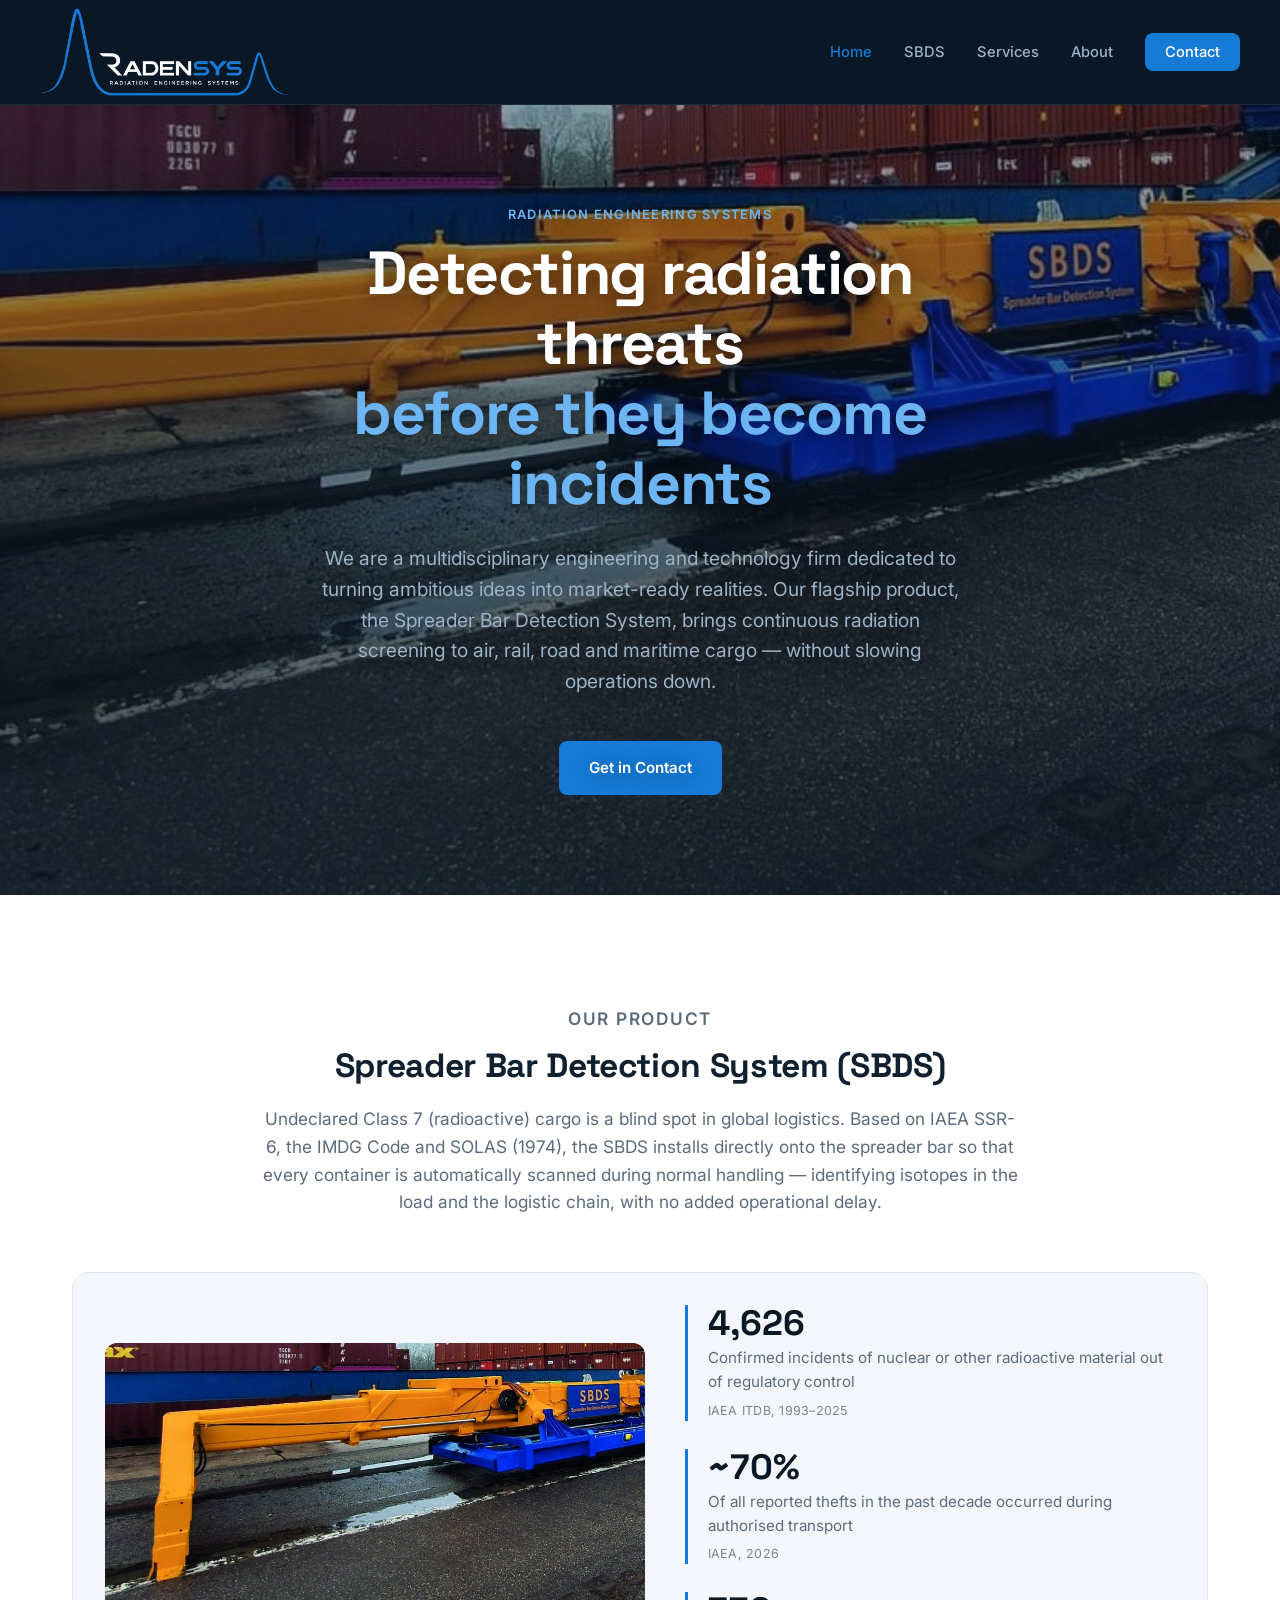
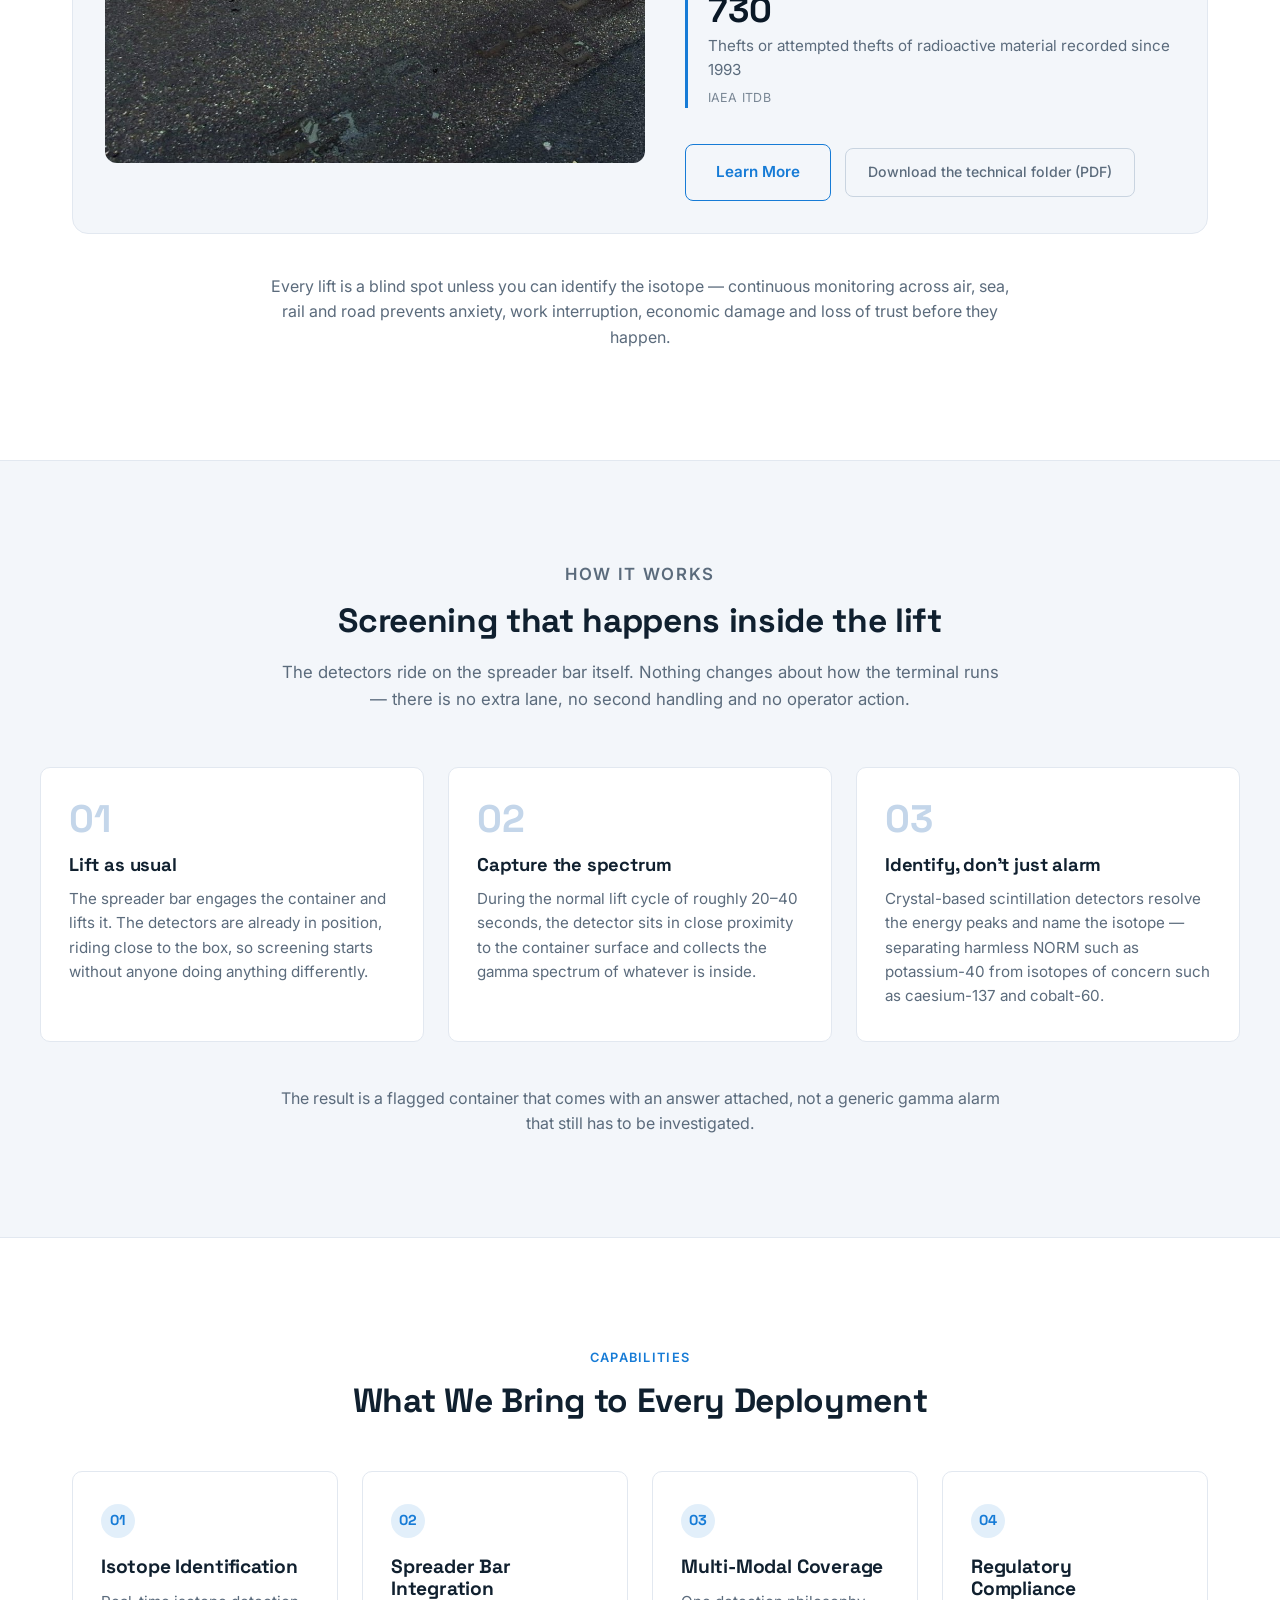
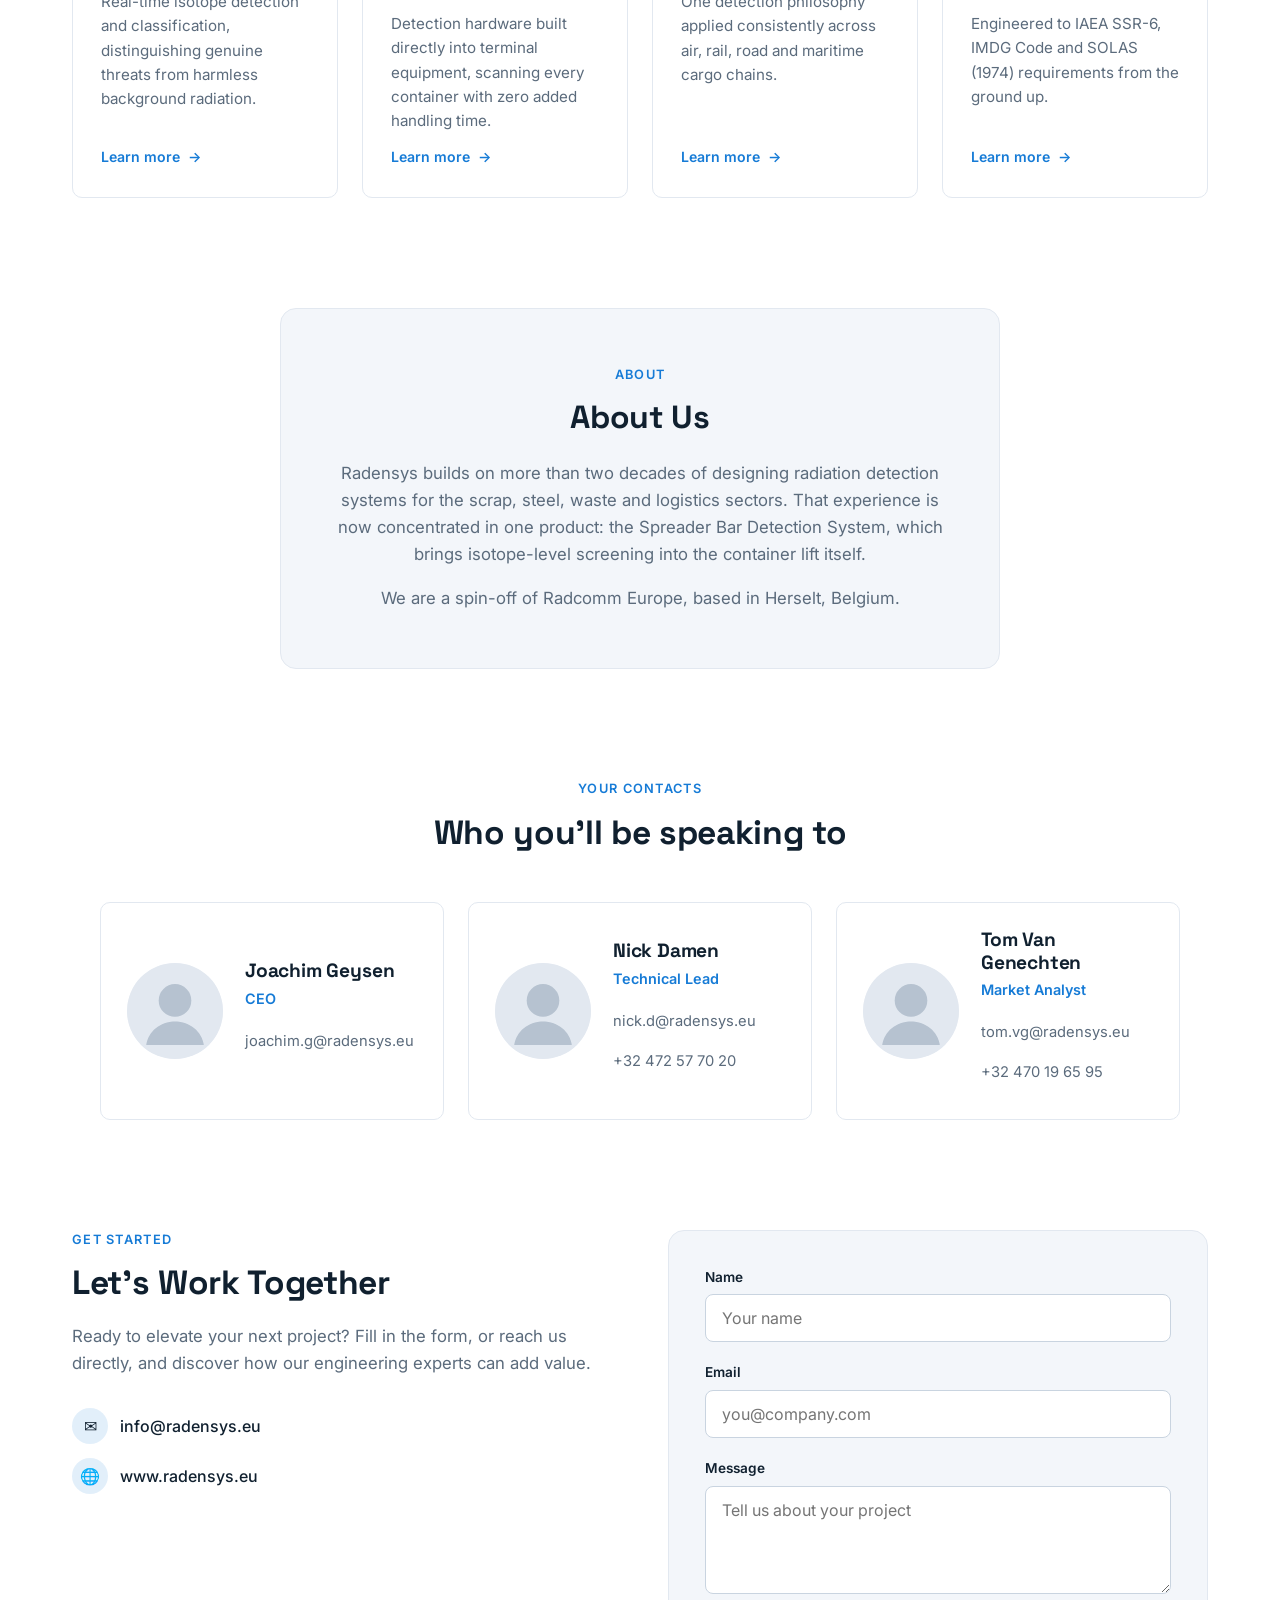
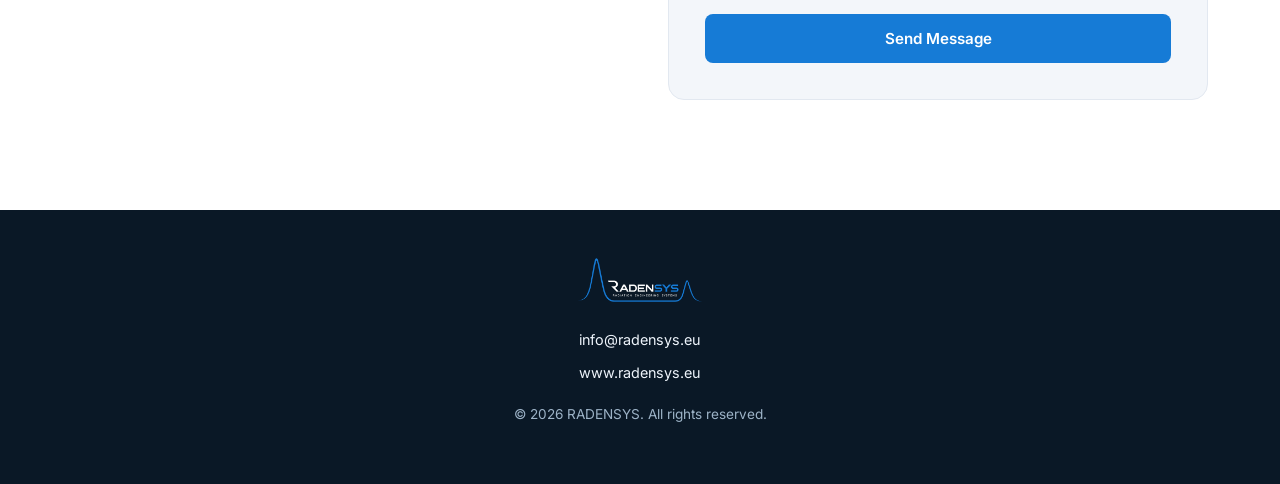
<file: index.html>
<!DOCTYPE html>
<html lang="en">
<head>
    <meta charset="UTF-8">
    <meta name="viewport" content="width=device-width, initial-scale=1.0">
    <title>RADENSYS | Radiation Engineering Systems</title>
    <meta name="description" content="Radensys develops the Spreader Bar Detection System (SBDS): continuous radiation threat detection for air, rail, road and maritime cargo transport.">

    <link rel="preconnect" href="https://fonts.googleapis.com">
    <link rel="preconnect" href="https://fonts.gstatic.com" crossorigin>
    <link href="https://fonts.googleapis.com/css2?family=Inter:wght@300;400;500;600;700&family=Space+Grotesk:wght@500;600;700&display=swap" rel="stylesheet">

    <link rel="stylesheet" href="style.css">
</head>
<body>

    <!-- ============ HEADER / NAV ============ -->
    <header class="navbar">
        <div class="logo">
            <a href="#home">
                <img src="assets/images/logo.png" alt="RADENSYS" width="260" height="92" decoding="async">
            </a>
        </div>

        <button class="menu-toggle" id="menuToggle" aria-label="Menu openen" aria-expanded="false">
            <span></span>
            <span></span>
            <span></span>
        </button>

        <ul class="nav-links" id="navLinks">
            <li><a href="#home" data-nav-link>Home</a></li>
            <li><a href="#product" data-nav-link>SBDS</a></li>
            <li><a href="#services" data-nav-link>Services</a></li>
            <li><a href="#about" data-nav-link>About</a></li>
            <li><a href="#contact" class="nav-cta" data-nav-link>Contact</a></li>
        </ul>
    </header>

    <!-- ============ HERO ============ -->
    <section class="hero" id="home">
        <div class="hero-bg" style="background-image:url('assets/images/hero-bg.jpg');"></div>
        <div class="hero-overlay"></div>

        <div class="hero-content">
            <p class="eyebrow eyebrow--on-dark">RADIATION ENGINEERING SYSTEMS</p>
            <h1>Detecting radiation threats <span>before they become incidents</span></h1>
            <p class="hero-lead">
                We are a multidisciplinary engineering and technology firm dedicated to turning
                ambitious ideas into market-ready realities. Our flagship product, the Spreader Bar
                Detection System, brings continuous radiation screening to air, rail, road and
                maritime cargo &mdash; without slowing operations down.
            </p>
            <a href="#contact" class="btn">Get in Contact</a>
        </div>
    </section>

    <!-- ============ PRODUCT: SBDS ============ -->
    <section class="product-section reveal" id="product">
        <div class="product-intro">
            <p class="eyebrow">OUR PRODUCT</p>
            <h2>Spreader Bar Detection System (SBDS)</h2>
            <p>
                Undeclared Class 7 (radioactive) cargo is a blind spot in global logistics. Based on
                IAEA SSR-6, the IMDG Code and SOLAS (1974), the SBDS installs directly onto the
                spreader bar so that every container is automatically scanned during normal handling
                &mdash; identifying isotopes in the load and the logistic chain, with no added
                operational delay.
            </p>
        </div>

        <div class="product-showcase">
            <img src="assets/images/product-detail.jpg" alt="The Radensys Spreader Bar Detection System installed on a container terminal" loading="lazy" decoding="async" width="1040" height="816">
            <div class="product-stats">
                <div class="stat">
                    <span class="stat-number">4,626</span>
                    <span class="stat-label">Confirmed incidents of nuclear or other radioactive material out of regulatory control</span>
                    <span class="stat-source">IAEA ITDB, 1993&ndash;2025</span>
                </div>
                <div class="stat">
                    <span class="stat-number">~70%</span>
                    <span class="stat-label">Of all reported thefts in the past decade occurred during authorised transport</span>
                    <span class="stat-source">IAEA, 2026</span>
                </div>
                <div class="stat">
                    <span class="stat-number">730</span>
                    <span class="stat-label">Thefts or attempted thefts of radioactive material recorded since 1993</span>
                    <span class="stat-source">IAEA ITDB</span>
                </div>

                <div class="product-actions">
                    <a href="sbds-whitepaper.html" class="btn btn--outline">Learn More</a>
                    <a href="assets/images/Folder_radensys_transport_V3.pdf" class="btn btn--quiet" download>Download the technical folder (PDF)</a>
                </div>
            </div>
        </div>

        <p class="product-footnote">
            Every lift is a blind spot unless you can identify the isotope &mdash;
            continuous monitoring across air, sea, rail and road prevents anxiety, work
            interruption, economic damage and loss of trust before they happen.
        </p>
    </section>

    <!-- ============ HOW IT WORKS ============ -->
    <!-- Inhoud gebaseerd op sectie 3 van sbds-whitepaper.html: lift-cyclus van
         20-40 s, detector vlak bij het containeroppervlak, kristal-scintillatie
         voor de energieresolutie die isotoopidentificatie mogelijk maakt. -->
    <section class="how-section reveal" id="how-it-works">
        <div class="how-intro">
            <p class="eyebrow">HOW IT WORKS</p>
            <h2>Screening that happens inside the lift</h2>
            <p>
                The detectors ride on the spreader bar itself. Nothing changes about how the
                terminal runs &mdash; there is no extra lane, no second handling and no operator
                action.
            </p>
        </div>

        <ol class="how-steps">
            <li class="how-step reveal">
                <span class="how-step-num">01</span>
                <h3>Lift as usual</h3>
                <p>
                    The spreader bar engages the container and lifts it. The detectors are already
                    in position, riding close to the box, so screening starts without anyone doing
                    anything differently.
                </p>
            </li>
            <li class="how-step reveal">
                <span class="how-step-num">02</span>
                <h3>Capture the spectrum</h3>
                <p>
                    During the normal lift cycle of roughly 20&ndash;40 seconds, the detector sits
                    in close proximity to the container surface and collects the gamma spectrum of
                    whatever is inside.
                </p>
            </li>
            <li class="how-step reveal">
                <span class="how-step-num">03</span>
                <h3>Identify, don't just alarm</h3>
                <p>
                    Crystal-based scintillation detectors resolve the energy peaks and name the
                    isotope &mdash; separating harmless NORM such as potassium-40 from isotopes of
                    concern such as caesium-137 and cobalt-60.
                </p>
            </li>
        </ol>

        <p class="how-footnote">
            The result is a flagged container that comes with an answer attached, not a generic
            gamma alarm that still has to be investigated.
        </p>
    </section>

    <!-- ============ SERVICES ============ -->
    <section class="services-section reveal" id="services">
        <p class="eyebrow">CAPABILITIES</p>
        <h2>What We Bring to Every Deployment</h2>
        <!--
            Uitklapbare capability-kaarten. Elk paneel staat in de DOM direct
            achter zijn eigen kaart, zodat het op mobiel (1 kolom) onder de
            juiste kaart opent. Vanaf tabletbreedte schuift CSS 'order' de
            panelen achter de hele rij, waar ze over de volledige breedte
            openen. De afhandeling staat onderaan main.js.
        -->
        <div class="grid">
            <div class="card reveal" data-cap="1">
                <span class="card-code">01</span>
                <h3 id="cap-title-1">Isotope Identification</h3>
                <p>Real-time isotope detection and classification, distinguishing genuine threats from harmless background radiation.</p>
                <button type="button" class="card-more" data-cap-toggle="1" aria-expanded="false" aria-controls="cap-panel-1">
                    <span class="card-more-label">Learn more</span>
                    <span class="card-more-arrow" aria-hidden="true">&rarr;</span>
                </button>
            </div>
            <div class="cap-panel" id="cap-panel-1" data-cap-panel="1" role="region" aria-labelledby="cap-title-1" hidden>
                <div class="cap-panel-inner">
                    <p>
                        Every isotope emits gamma radiation at a characteristic energy. That energy is a
                        fingerprint: it tells you <em>what</em> is inside the container, not just how much.
                        Caesium-137 peaks at 662&nbsp;keV, potassium-40 at 1460&nbsp;keV. Standard portal
                        monitors measure total count rate only and cannot tell the two apart &mdash; which is
                        why they raise false alarms on fertilizer and ceramics. The SBDS recognises the
                        difference and leaves natural background radiation alone.
                    </p>
                </div>
            </div>

            <div class="card reveal" data-cap="2">
                <span class="card-code">02</span>
                <h3 id="cap-title-2">Spreader Bar Integration</h3>
                <p>Detection hardware built directly into terminal equipment, scanning every container with zero added handling time.</p>
                <button type="button" class="card-more" data-cap-toggle="2" aria-expanded="false" aria-controls="cap-panel-2">
                    <span class="card-more-label">Learn more</span>
                    <span class="card-more-arrow" aria-hidden="true">&rarr;</span>
                </button>
            </div>
            <div class="cap-panel" id="cap-panel-2" data-cap-panel="2" role="region" aria-labelledby="cap-title-2" hidden>
                <div class="cap-panel-inner">
                    <p>
                        The detectors sit on the spreader bar itself. There is no separate lane, no second
                        handling and nothing extra for the crane operator to do. During the normal lift cycle
                        of 20 to 40 seconds the detector sits centimetres from the container wall &mdash;
                        short distance, long measuring time, and low background out over the water. One
                        system per crane is enough: every container the crane touches is screened.
                    </p>
                </div>
            </div>

            <div class="card reveal" data-cap="3">
                <span class="card-code">03</span>
                <h3 id="cap-title-3">Multi-Modal Coverage</h3>
                <p>One detection philosophy applied consistently across air, rail, road and maritime cargo chains.</p>
                <button type="button" class="card-more" data-cap-toggle="3" aria-expanded="false" aria-controls="cap-panel-3">
                    <span class="card-more-label">Learn more</span>
                    <span class="card-more-arrow" aria-hidden="true">&rarr;</span>
                </button>
            </div>
            <div class="cap-panel" id="cap-panel-3" data-cap-panel="3" role="region" aria-labelledby="cap-title-3" hidden>
                <div class="cap-panel-inner">
                    <p>
                        The same detection philosophy applies to air, rail, road and sea freight. Radioactive
                        material that falls out of regulatory control follows the logistics chain, and that
                        chain is rarely purely maritime. Radensys builds on more than two decades of
                        experience with radiation detection in the scrap, steel, waste and logistics sectors.
                    </p>
                </div>
            </div>

            <div class="card reveal" data-cap="4">
                <span class="card-code">04</span>
                <h3 id="cap-title-4">Regulatory Compliance</h3>
                <p>Engineered to IAEA SSR-6, IMDG Code and SOLAS (1974) requirements from the ground up.</p>
                <button type="button" class="card-more" data-cap-toggle="4" aria-expanded="false" aria-controls="cap-panel-4">
                    <span class="card-more-label">Learn more</span>
                    <span class="card-more-arrow" aria-hidden="true">&rarr;</span>
                </button>
            </div>
            <div class="cap-panel" id="cap-panel-4" data-cap-panel="4" role="region" aria-labelledby="cap-title-4" hidden>
                <div class="cap-panel-inner">
                    <p>
                        The duty to keep undeclared Class&nbsp;7 cargo out of the chain runs through binding
                        international instruments: IAEA SSR-6 sets the safety requirements for transporting
                        radioactive material, the IMDG Code translates them into mandatory rules for
                        dangerous goods at sea, and SOLAS (1974) is the convention under which compliance is
                        enforced. The SBDS is designed to meet those requirements without changing how the
                        terminal works.
                    </p>
                </div>
            </div>
        </div>
    </section>

    <!-- ============ ABOUT ============ -->
    <section class="about-section reveal" id="about">
        <div class="about-frame">
            <p class="eyebrow">ABOUT</p>
            <h2>About Us</h2>
            <p>
                Radensys builds on more than two decades of designing radiation detection systems
                for the scrap, steel, waste and logistics sectors. That experience is now
                concentrated in one product: the Spreader Bar Detection System, which brings
                isotope-level screening into the container lift itself.
            </p>
            <p>
                We are a spin-off of Radcomm Europe, based in Herselt, Belgium.
            </p>
        </div>
    </section>

    <!-- ============ YOUR CONTACTS ============ -->
    <!--
        Foto's: assets/images/avatar-placeholder.svg is de grijze silhouet die
        dient tot er echte portretfoto's zijn. Vervang per persoon het src-pad
        zodra die er is; de ronde uitsnede en het formaat regelt de CSS.
        Ontbrekende velden worden weggelaten, niet als lege regel getoond -
        daarom heeft Joachim (nog) geen telefoonregel.
    -->
    <!-- id bewust 'your-contacts': '#contact' is al de sectie met het
         formulier, en twee id's die één letter schelen is vragen om fouten. -->
    <section class="people-section reveal" id="your-contacts">
        <div class="people-intro">
            <p class="eyebrow">YOUR CONTACTS</p>
            <h2>Who you'll be speaking to</h2>
        </div>

        <div class="people-grid">
            <div class="person reveal">
                <img src="assets/images/avatar-placeholder.svg" alt="Joachim Geysen" class="person-photo" width="200" height="200">
                <div class="person-info">
                    <h3>Joachim Geysen</h3>
                    <p class="person-role">CEO</p>
                    <div class="person-contact">
                        <a href="mailto:joachim.g@radensys.eu">joachim.g@radensys.eu</a>
                    </div>
                </div>
            </div>

            <div class="person reveal">
                <img src="assets/images/avatar-placeholder.svg" alt="Nick Damen" class="person-photo" width="200" height="200">
                <div class="person-info">
                    <h3>Nick Damen</h3>
                    <p class="person-role">Technical Lead</p>
                    <div class="person-contact">
                        <a href="mailto:nick.d@radensys.eu">nick.d@radensys.eu</a>
                        <a href="tel:+32472577020">+32 472 57 70 20</a>
                    </div>
                </div>
            </div>

            <div class="person reveal">
                <img src="assets/images/avatar-placeholder.svg" alt="Tom Van Genechten" class="person-photo" width="200" height="200">
                <div class="person-info">
                    <h3>Tom Van Genechten</h3>
                    <p class="person-role">Market Analyst</p>
                    <div class="person-contact">
                        <a href="mailto:tom.vg@radensys.eu">tom.vg@radensys.eu</a>
                        <a href="tel:+32470196595">+32 470 19 65 95</a>
                    </div>
                </div>
            </div>
        </div>
    </section>

    <!-- ============ CTA: WORK TOGETHER / CONTACT ============ -->
    <section class="cta-section reveal" id="contact">
        <div class="contact-wrap">
            <div class="contact-intro">
                <p class="eyebrow">GET STARTED</p>
                <h2>Let's Work Together</h2>
                <p>
                    Ready to elevate your next project? Fill in the form, or reach us directly, and
                    discover how our engineering experts can add value.
                </p>

                <div class="contact-details">
                    <a href="mailto:info@radensys.eu">
                        <span class="contact-icon" aria-hidden="true">&#9993;</span>
                        info@radensys.eu
                    </a>
                    <a href="https://www.radensys.eu">
                        <span class="contact-icon" aria-hidden="true">&#127760;</span>
                        www.radensys.eu
                    </a>
                </div>
            </div>

            <div class="contact-card">
                <!--
                    Formulier via Formspree (gratis tot 50 verzendingen/maand, geen backend nodig).
                    Inzendingen komen toe op info@radensys.eu.
                    Het versturen zelf gebeurt via fetch() in main.js, zodat de bezoeker
                    op de pagina blijft; zonder JavaScript valt dit terug op een gewone POST.
                -->
                <form class="contact-form" id="contactForm" action="https://formspree.io/f/xnjebndk" method="POST">
                    <input type="hidden" name="_subject" value="New contact form message — Radensys website">

                    <div class="field">
                        <label for="contactName">Name</label>
                        <input type="text" id="contactName" name="name" placeholder="Your name" required>
                    </div>

                    <div class="field">
                        <label for="contactEmail">Email</label>
                        <input type="email" id="contactEmail" name="email" placeholder="you@company.com" required>
                    </div>

                    <div class="field">
                        <label for="contactMessage">Message</label>
                        <textarea id="contactMessage" name="message" rows="4" placeholder="Tell us about your project" required></textarea>
                    </div>

                    <button type="submit" class="btn btn--block">Send Message</button>
                </form>

                <p id="contactFormStatus" class="form-status" hidden></p>
            </div>
        </div>
    </section>

    <!-- ============ FOOTER ============ -->
    <footer>
        <img src="assets/images/logo.png" alt="RADENSYS" class="footer-logo" width="160" height="57" loading="lazy" decoding="async">
        <p><a href="mailto:info@radensys.eu">info@radensys.eu</a></p>
        <p><a href="https://www.radensys.eu">www.radensys.eu</a></p>
        <p class="copyright">&copy; 2026 RADENSYS. All rights reserved.</p>
    </footer>

    <!-- Sticky mobiele contact-balk (enkel zichtbaar op smalle schermen) -->
    <div class="mobile-cta-bar">
        <a href="mailto:info@radensys.eu">Email</a>
        <a href="#contact" class="btn">Get in Contact</a>
    </div>

    <!-- Back-to-top knop, verschijnt na scrollen -->
    <button id="backToTop" class="back-to-top" aria-label="Terug naar boven" hidden>&uarr;</button>

    <script src="main.js"></script>
</body>
</html>
</file>
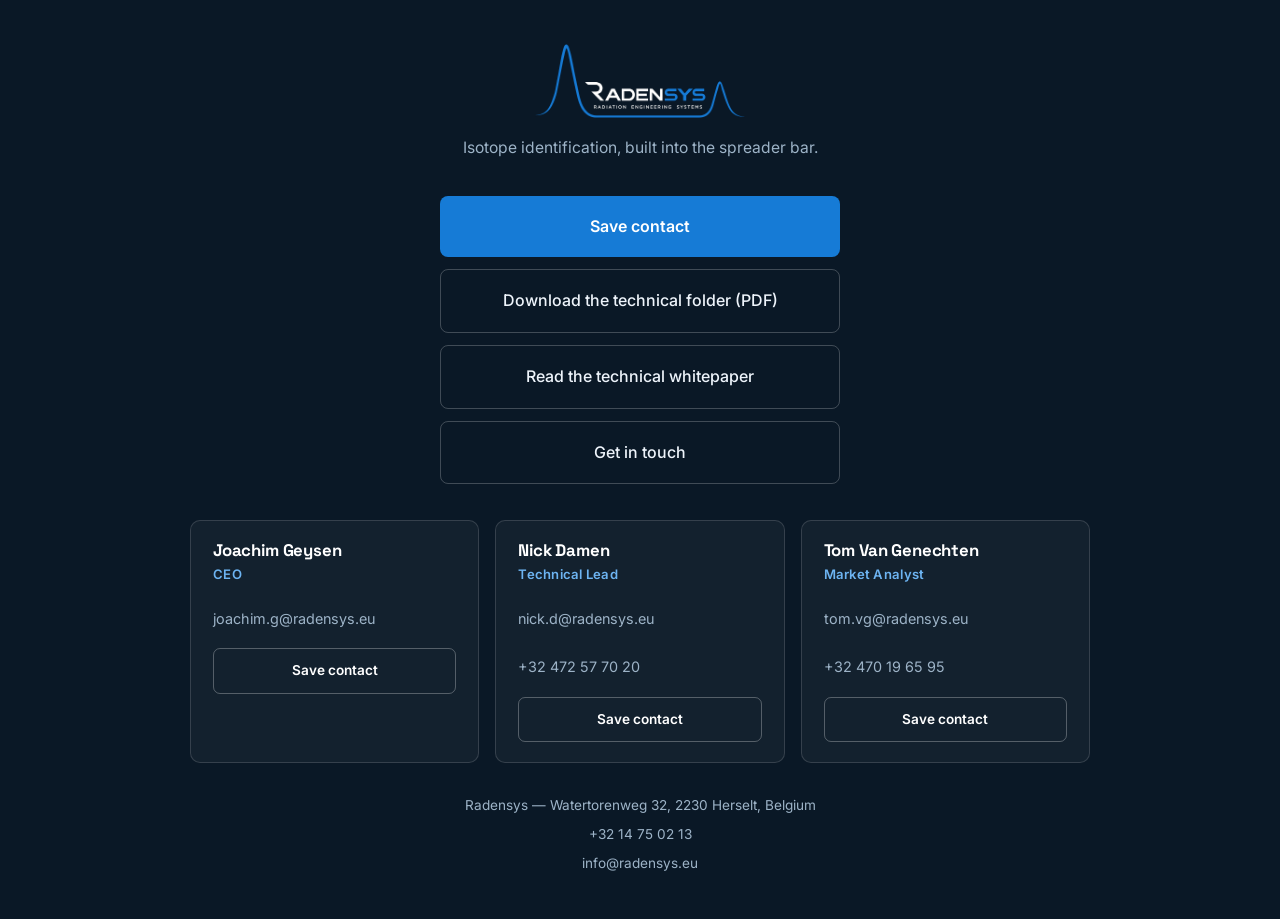
<file: links.html>
<!DOCTYPE html>
<html lang="en">
<head>
    <meta charset="UTF-8">
    <meta name="viewport" content="width=device-width, initial-scale=1.0">
    <title>RADENSYS | Contact &amp; downloads</title>
    <meta name="description" content="Save our contact details, download the technical folder or the SBDS whitepaper, or get in touch with Radensys.">

    <!--
        Deze pagina wordt alleen bereikt via de QR-code op de visitekaartjes en
        is nergens vanaf de site gelinkt. Buiten de zoekresultaten houden, zodat
        er naast de homepage geen tweede Radensys-pagina in Google verschijnt.
    -->
    <meta name="robots" content="noindex, follow">

    <link rel="preconnect" href="https://fonts.googleapis.com">
    <link rel="preconnect" href="https://fonts.gstatic.com" crossorigin>
    <link href="https://fonts.googleapis.com/css2?family=Inter:wght@300;400;500;600;700&family=Space+Grotesk:wght@500;600;700&display=swap" rel="stylesheet">

    <link rel="stylesheet" href="style.css">
</head>
<body class="link-page">

    <!--
        Landingspagina achter de QR-code op de gedrukte visitekaartjes.
        Eén QR voor iedereen, dus bedrijfsbreed en zonder persoonsnamen.
        De bezoeker heeft ons net gesproken: geen verkooppraat, alleen
        de vier dingen die hij op dat moment wil doen.
        Bewust standalone — geen navbar, geen menu, geen main.js.
    -->
    <main class="link-card">
        <img src="assets/images/logo.png" alt="RADENSYS" class="link-logo" width="260" height="92">
        <p class="link-tagline">Isotope identification, built into the spreader bar.</p>

        <nav class="link-actions" aria-label="Contact and downloads">
            <a href="assets/radensys.vcf" class="btn link-btn" download>Save contact</a>
            <a href="assets/images/Folder_radensys_transport_V3.pdf" class="btn link-btn link-btn--secondary" download>Download the technical folder (PDF)</a>
            <a href="sbds-whitepaper.html" class="btn link-btn link-btn--secondary">Read the technical whitepaper</a>
            <a href="index.html#contact" class="btn link-btn link-btn--secondary">Get in touch</a>
        </nav>

        <!--
            Persoonlijke contactkaarten. Elke kaart heeft zijn eigen vCard:
            één BEGIN/END-blok per bestand wordt door alle telefoons herkend,
            terwijl een bundel met meerdere personen in één .vcf wisselend
            wordt afgehandeld. Zo bepaalt de bezoeker bovendien zelf wie hij
            opslaat — hij heeft er meestal maar één gesproken.
        -->
        <section class="link-people" aria-label="Your contacts">
            <article class="person-card">
                <h2>Joachim Geysen</h2>
                <p class="person-card-role">CEO</p>
                <a href="mailto:joachim.g@radensys.eu">joachim.g@radensys.eu</a>
                <a href="assets/joachim-geysen.vcf" class="person-card-save" download>Save contact</a>
            </article>

            <article class="person-card">
                <h2>Nick Damen</h2>
                <p class="person-card-role">Technical Lead</p>
                <a href="mailto:nick.d@radensys.eu">nick.d@radensys.eu</a>
                <a href="tel:+32472577020">+32 472 57 70 20</a>
                <a href="assets/nick-damen.vcf" class="person-card-save" download>Save contact</a>
            </article>

            <article class="person-card">
                <h2>Tom Van Genechten</h2>
                <p class="person-card-role">Market Analyst</p>
                <a href="mailto:tom.vg@radensys.eu">tom.vg@radensys.eu</a>
                <a href="tel:+32470196595">+32 470 19 65 95</a>
                <a href="assets/tom-van-genechten.vcf" class="person-card-save" download>Save contact</a>
            </article>
        </section>

        <div class="link-meta">
            <span>Radensys &mdash; Watertorenweg 32, 2230 Herselt, Belgium</span>
            <a href="tel:+3214750213">+32 14 75 02 13</a>
            <a href="mailto:info@radensys.eu">info@radensys.eu</a>
        </div>
    </main>

</body>
</html>
</file>
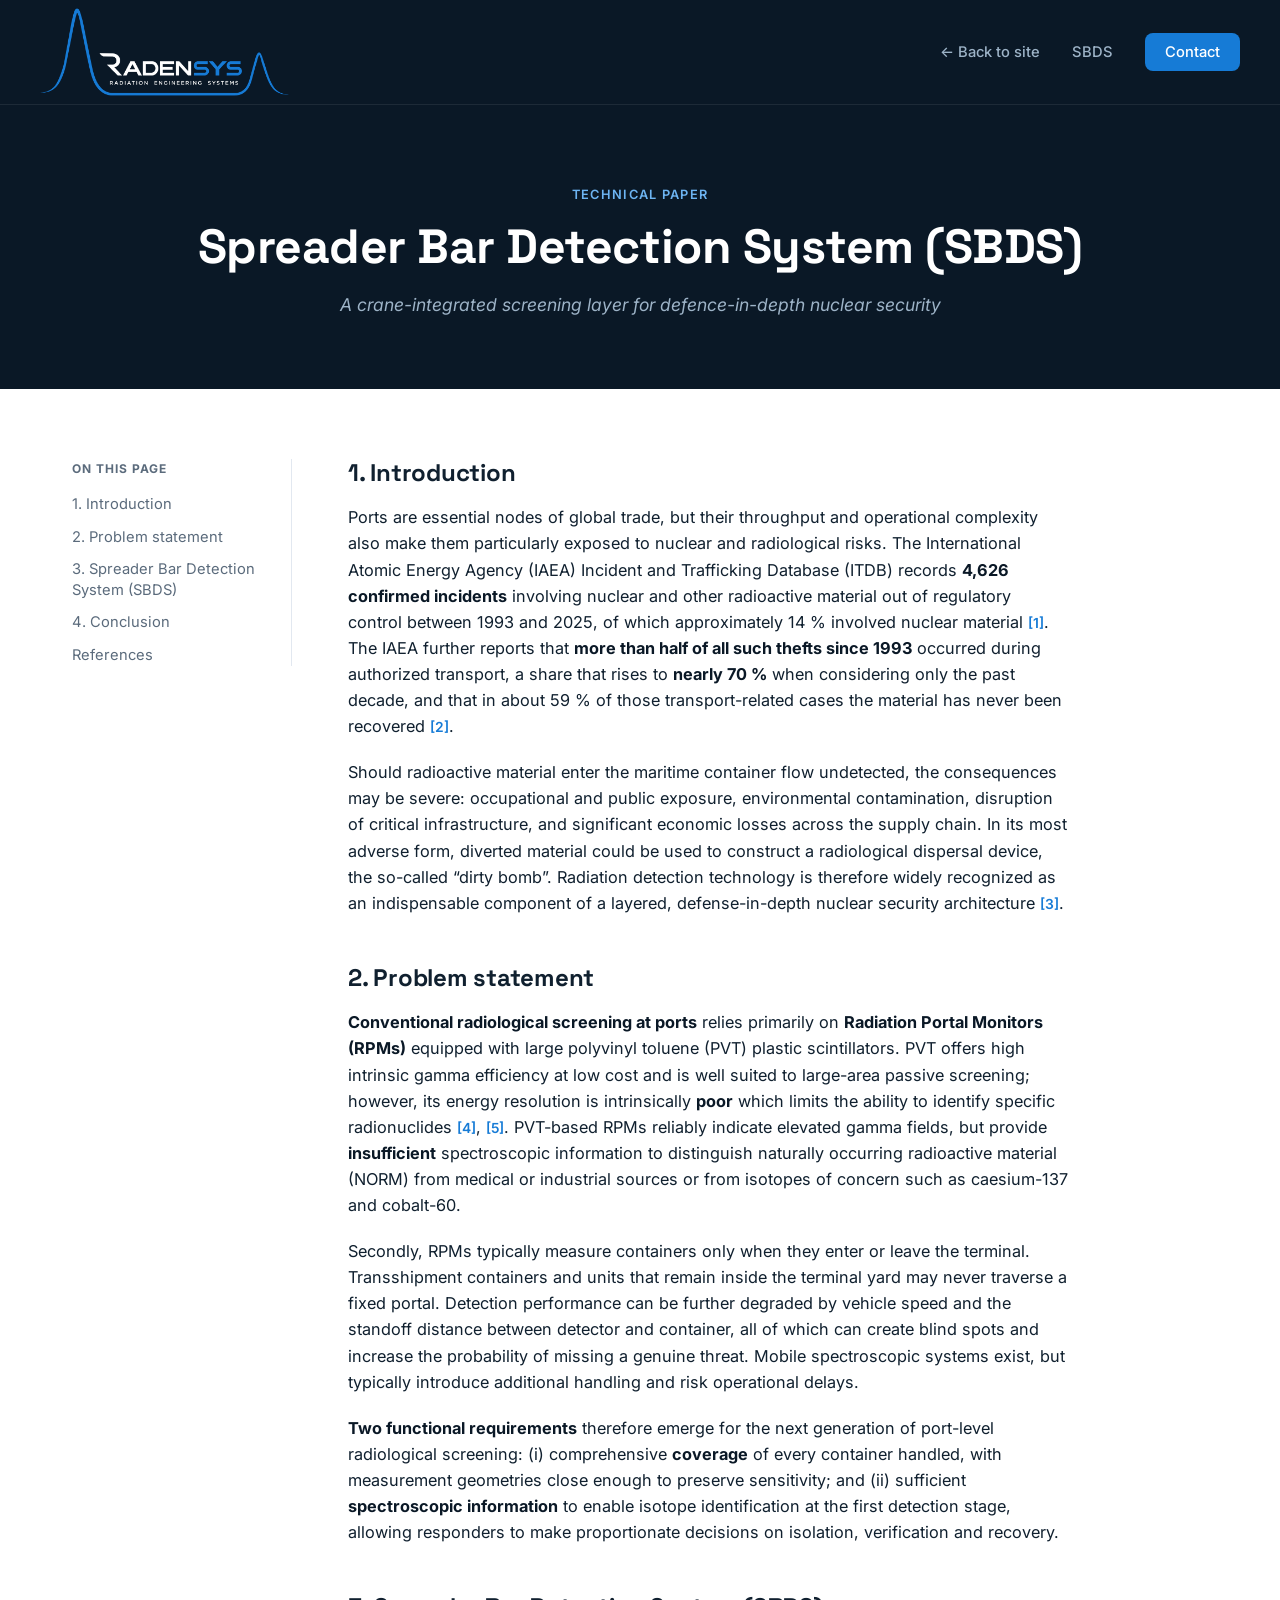
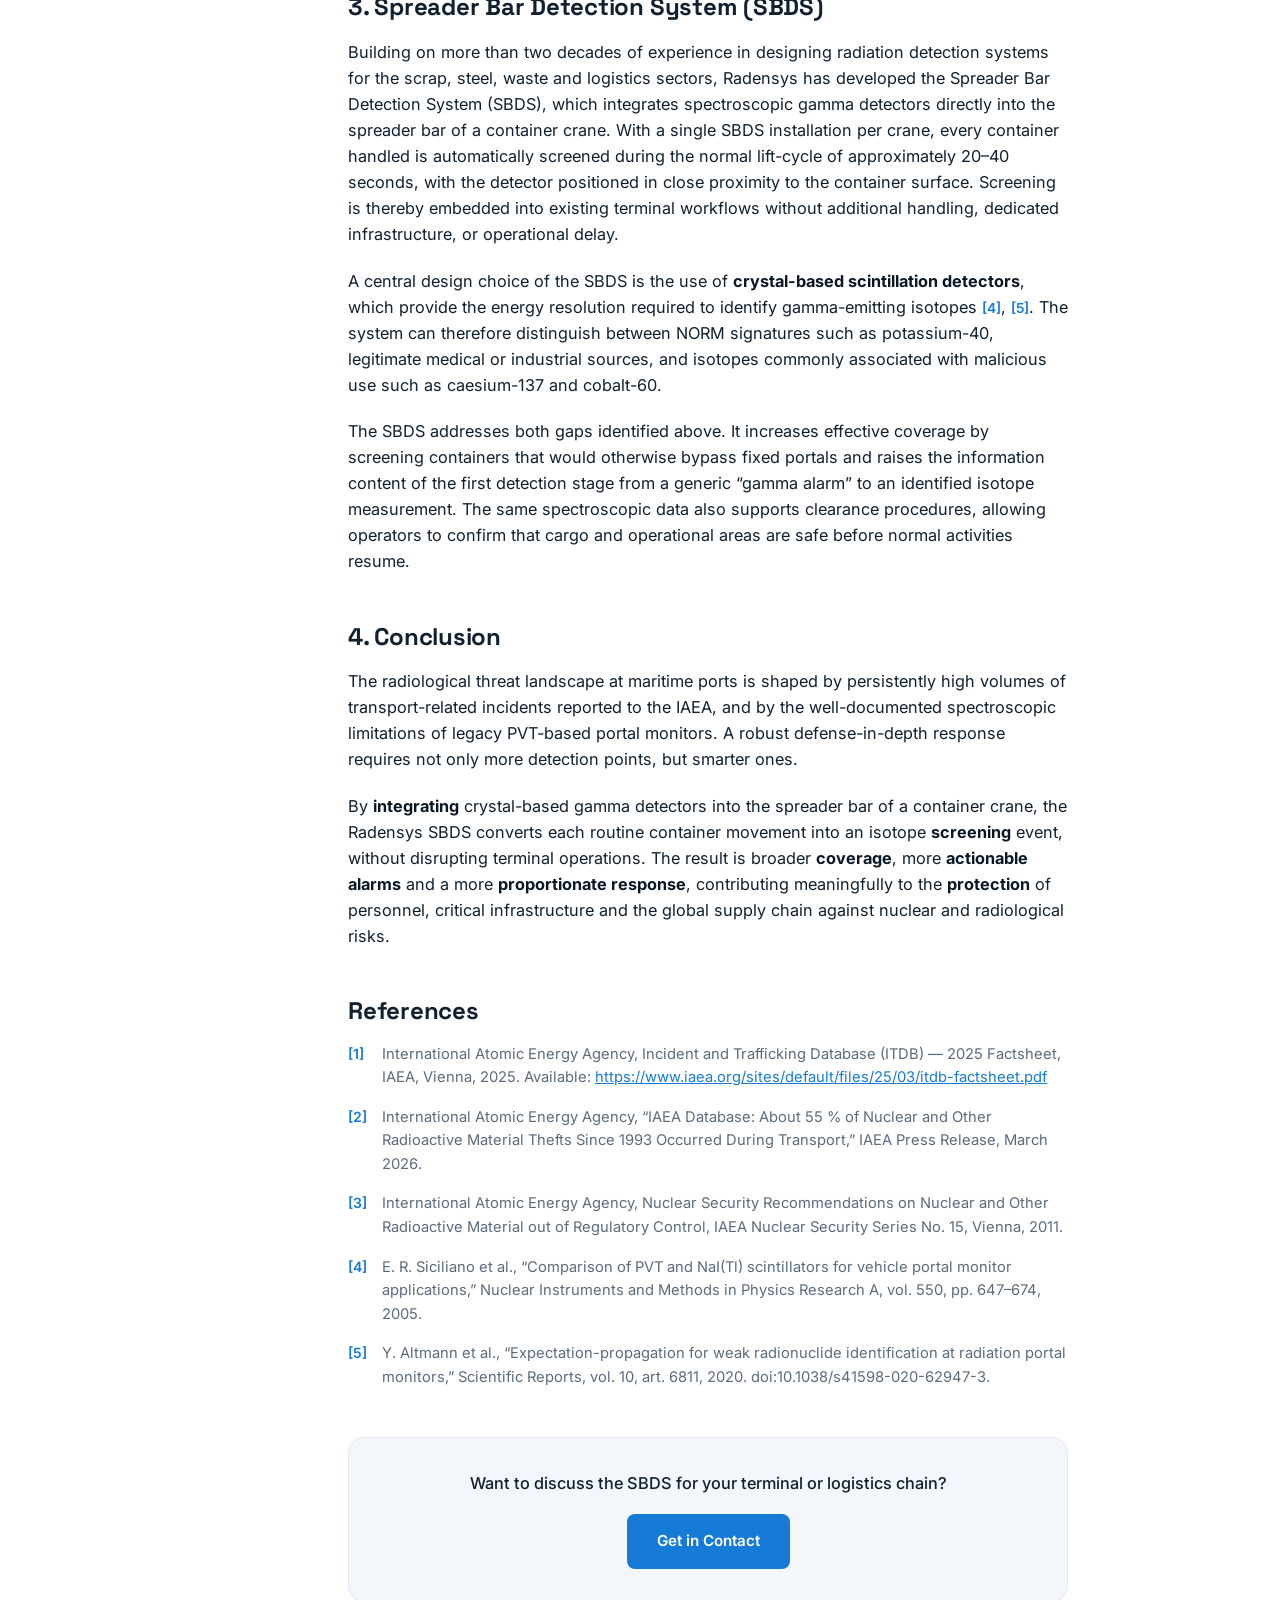
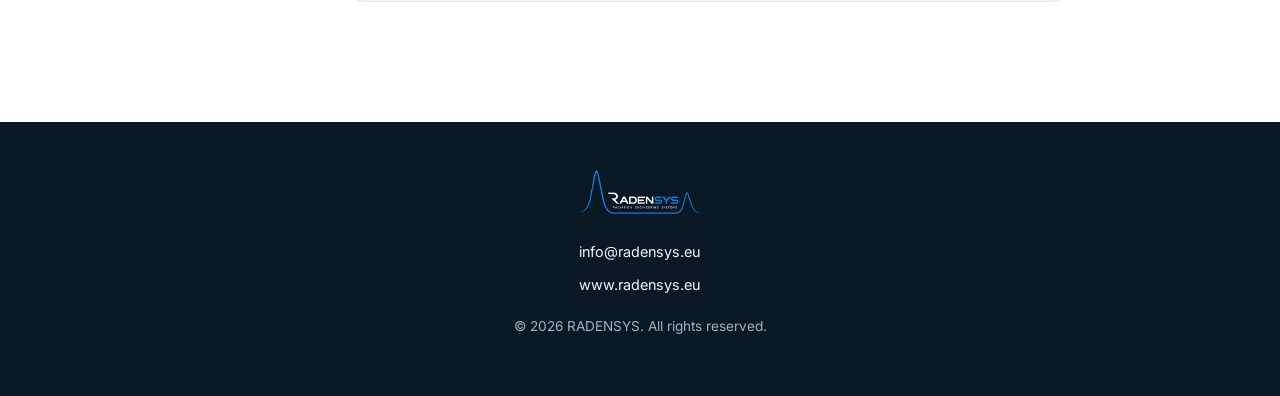
<file: sbds-whitepaper.html>
<!DOCTYPE html>
<html lang="en">
<head>
    <meta charset="UTF-8">
    <meta name="viewport" content="width=device-width, initial-scale=1.0">
    <title>SBDS Technical Paper | RADENSYS</title>
    <meta name="description" content="A crane-integrated screening layer for defence-in-depth nuclear security — the technical paper behind the Radensys Spreader Bar Detection System.">

    <link rel="preconnect" href="https://fonts.googleapis.com">
    <link rel="preconnect" href="https://fonts.gstatic.com" crossorigin>
    <link href="https://fonts.googleapis.com/css2?family=Inter:wght@300;400;500;600;700&family=Space+Grotesk:wght@500;600;700&display=swap" rel="stylesheet">

    <link rel="stylesheet" href="style.css">
</head>
<body>

    <!-- ============ HEADER / NAV ============ -->
    <header class="navbar">
        <div class="logo">
            <a href="index.html">
                <img src="assets/images/logo.png" alt="RADENSYS" width="260" height="92" decoding="async">
            </a>
        </div>

        <button class="menu-toggle" id="menuToggle" aria-label="Menu openen" aria-expanded="false">
            <span></span>
            <span></span>
            <span></span>
        </button>

        <ul class="nav-links" id="navLinks">
            <li><a href="index.html">&larr; Back to site</a></li>
            <li><a href="index.html#product">SBDS</a></li>
            <li><a href="index.html#contact" class="nav-cta">Contact</a></li>
        </ul>
    </header>

    <!-- ============ PAPER HEADER ============ -->
    <section class="paper-hero">
        <p class="eyebrow eyebrow--on-dark">TECHNICAL PAPER</p>
        <h1>Spreader Bar Detection System (SBDS)</h1>
        <p class="paper-subtitle">A crane-integrated screening layer for defence-in-depth nuclear security</p>
    </section>

    <!-- ============ PAPER BODY ============ -->
    <article class="paper">

        <nav class="paper-toc" aria-label="On this page">
            <span class="paper-toc-label">On this page</span>
            <a href="#introduction">1. Introduction</a>
            <a href="#problem-statement">2. Problem statement</a>
            <a href="#sbds">3. Spreader Bar Detection System (SBDS)</a>
            <a href="#conclusion">4. Conclusion</a>
            <a href="#references">References</a>
        </nav>

        <div class="paper-content">

            <h2 id="introduction">1. Introduction</h2>
            <p>
                Ports are essential nodes of global trade, but their throughput and operational
                complexity also make them particularly exposed to nuclear and radiological risks.
                The International Atomic Energy Agency (IAEA) Incident and Trafficking Database (ITDB)
                records <strong>4,626 confirmed incidents</strong> involving nuclear and other
                radioactive material out of regulatory control between 1993 and 2025, of which
                approximately 14&nbsp;% involved nuclear material
                <a href="#ref-1" class="citation" id="cite-1">[1]</a>. The IAEA further reports that
                <strong>more than half of all such thefts since 1993</strong> occurred during
                authorized transport, a share that rises to <strong>nearly 70&nbsp;%</strong> when
                considering only the past decade, and that in about 59&nbsp;% of those
                transport-related cases the material has never been recovered
                <a href="#ref-2" class="citation" id="cite-2">[2]</a>.
            </p>
            <p>
                Should radioactive material enter the maritime container flow undetected, the
                consequences may be severe: occupational and public exposure, environmental
                contamination, disruption of critical infrastructure, and significant economic losses
                across the supply chain. In its most adverse form, diverted material could be used to
                construct a radiological dispersal device, the so-called &ldquo;dirty bomb&rdquo;.
                Radiation detection technology is therefore widely recognized as an indispensable
                component of a layered, defense-in-depth nuclear security architecture
                <a href="#ref-3" class="citation" id="cite-3">[3]</a>.
            </p>

            <h2 id="problem-statement">2. Problem statement</h2>
            <p>
                <strong>Conventional radiological screening at ports</strong> relies primarily on
                <strong>Radiation Portal Monitors (RPMs)</strong> equipped with large polyvinyl
                toluene (PVT) plastic scintillators. PVT offers high intrinsic gamma efficiency at low
                cost and is well suited to large-area passive screening; however, its energy
                resolution is intrinsically <strong>poor</strong> which limits the ability to identify
                specific radionuclides
                <a href="#ref-4" class="citation" id="cite-4">[4]</a>,
                <a href="#ref-5" class="citation" id="cite-5b">[5]</a>. PVT-based RPMs reliably
                indicate elevated gamma fields, but provide <strong>insufficient</strong> spectroscopic
                information to distinguish naturally occurring radioactive material (NORM) from medical
                or industrial sources or from isotopes of concern such as caesium-137 and cobalt-60.
            </p>
            <p>
                Secondly, RPMs typically measure containers only when they enter or leave the terminal.
                Transshipment containers and units that remain inside the terminal yard may never
                traverse a fixed portal. Detection performance can be further degraded by vehicle speed
                and the standoff distance between detector and container, all of which can create blind
                spots and increase the probability of missing a genuine threat. Mobile spectroscopic
                systems exist, but typically introduce additional handling and risk operational delays.
            </p>
            <p>
                <strong>Two functional requirements</strong> therefore emerge for the next generation
                of port-level radiological screening: (i) comprehensive <strong>coverage</strong> of
                every container handled, with measurement geometries close enough to preserve
                sensitivity; and (ii) sufficient <strong>spectroscopic information</strong> to enable
                isotope identification at the first detection stage, allowing responders to make
                proportionate decisions on isolation, verification and recovery.
            </p>

            <h2 id="sbds">3. Spreader Bar Detection System (SBDS)</h2>
            <p>
                Building on more than two decades of experience in designing radiation detection
                systems for the scrap, steel, waste and logistics sectors, Radensys has developed the
                Spreader Bar Detection System (SBDS), which integrates spectroscopic gamma detectors
                directly into the spreader bar of a container crane. With a single SBDS installation
                per crane, every container handled is automatically screened during the normal
                lift-cycle of approximately 20&ndash;40 seconds, with the detector positioned in close
                proximity to the container surface. Screening is thereby embedded into existing
                terminal workflows without additional handling, dedicated infrastructure, or
                operational delay.
            </p>
            <p>
                A central design choice of the SBDS is the use of <strong>crystal-based scintillation
                detectors</strong>, which provide the energy resolution required to identify
                gamma-emitting isotopes
                <a href="#ref-4" class="citation" id="cite-4b">[4]</a>,
                <a href="#ref-5" class="citation" id="cite-5">[5]</a>. The system can therefore
                distinguish between NORM signatures such as potassium-40, legitimate medical or
                industrial sources, and isotopes commonly associated with malicious use such as
                caesium-137 and cobalt-60.
            </p>
            <p>
                The SBDS addresses both gaps identified above. It increases effective coverage by
                screening containers that would otherwise bypass fixed portals and raises the
                information content of the first detection stage from a generic &ldquo;gamma
                alarm&rdquo; to an identified isotope measurement. The same spectroscopic data also
                supports clearance procedures, allowing operators to confirm that cargo and operational
                areas are safe before normal activities resume.
            </p>

            <h2 id="conclusion">4. Conclusion</h2>
            <p>
                The radiological threat landscape at maritime ports is shaped by persistently high
                volumes of transport-related incidents reported to the IAEA, and by the
                well-documented spectroscopic limitations of legacy PVT-based portal monitors. A
                robust defense-in-depth response requires not only more detection points, but smarter
                ones.
            </p>
            <p>
                By <strong>integrating</strong> crystal-based gamma detectors into the spreader bar of
                a container crane, the Radensys SBDS converts each routine container movement into an
                isotope <strong>screening</strong> event, without disrupting terminal operations. The
                result is broader <strong>coverage</strong>, more <strong>actionable alarms</strong>
                and a more <strong>proportionate response</strong>, contributing meaningfully to the
                <strong>protection</strong> of personnel, critical infrastructure and the global supply
                chain against nuclear and radiological risks.
            </p>

            <h2 id="references">References</h2>
            <ol class="paper-references">
                <li id="ref-1">
                    International Atomic Energy Agency, Incident and Trafficking Database (ITDB)
                    &mdash; 2025 Factsheet, IAEA, Vienna, 2025. Available:
                    <a href="https://www.iaea.org/sites/default/files/25/03/itdb-factsheet.pdf">https://www.iaea.org/sites/default/files/25/03/itdb-factsheet.pdf</a>
                </li>
                <li id="ref-2">
                    International Atomic Energy Agency, &ldquo;IAEA Database: About 55&nbsp;% of
                    Nuclear and Other Radioactive Material Thefts Since 1993 Occurred During
                    Transport,&rdquo; IAEA Press Release, March 2026.
                </li>
                <li id="ref-3">
                    International Atomic Energy Agency, Nuclear Security Recommendations on Nuclear
                    and Other Radioactive Material out of Regulatory Control, IAEA Nuclear Security
                    Series No.&nbsp;15, Vienna, 2011.
                </li>
                <li id="ref-4">
                    E.&nbsp;R. Siciliano et al., &ldquo;Comparison of PVT and NaI(Tl) scintillators for
                    vehicle portal monitor applications,&rdquo; Nuclear Instruments and Methods in
                    Physics Research A, vol.&nbsp;550, pp.&nbsp;647&ndash;674, 2005.
                </li>
                <li id="ref-5">
                    Y.&nbsp;Altmann et al., &ldquo;Expectation-propagation for weak radionuclide
                    identification at radiation portal monitors,&rdquo; Scientific Reports,
                    vol.&nbsp;10, art.&nbsp;6811, 2020. doi:10.1038/s41598-020-62947-3.
                </li>
            </ol>

            <div class="paper-cta">
                <p>Want to discuss the SBDS for your terminal or logistics chain?</p>
                <a href="index.html#contact" class="btn">Get in Contact</a>
            </div>
        </div>
    </article>

    <!-- ============ FOOTER ============ -->
    <footer>
        <img src="assets/images/logo.png" alt="RADENSYS" class="footer-logo" width="160" height="57" loading="lazy" decoding="async">
        <p><a href="mailto:info@radensys.eu">info@radensys.eu</a></p>
        <p><a href="https://www.radensys.eu">www.radensys.eu</a></p>
        <p class="copyright">&copy; 2026 RADENSYS. All rights reserved.</p>
    </footer>

    <!-- Back-to-top knop, verschijnt na scrollen -->
    <button id="backToTop" class="back-to-top" aria-label="Terug naar boven" hidden>&uarr;</button>

    <script src="main.js"></script>
</body>
</html>
</file>
<file: style.css>
/* ==========================================================
   RADENSYS — stylesheet
   Kleurenschema afgeleid van het echte logo: blauw (#167BD6),
   zwart/inkt, en wit. Donkere navbar/hero (waar het logo van
   nature op staat), de rest van de site is licht en helder.
   ========================================================== */

:root {
    /* Kleuren */
    --navy: #0a1826;        /* donker navy voor navbar, hero, footer */
    --navy-soft: #12283b;
    --bg: #ffffff;          /* hoofdachtergrond: licht */
    --bg-soft: #f3f6fa;     /* lichte sectie-achtergrond ter afwisseling */
    --card-bg: #ffffff;
    --border-color: #e2e8f0;
    --border-color-strong: #c9d4e0;
    --text-main: #10202f;   /* bijna zwart, ietsje navy getint */
    --text-muted: #5b6b7c;
    --text-on-dark: #eef4fb;
    --text-on-dark-muted: #9db3c7;

    --accent: #167bd6;      /* het echte logo-blauw */
    --accent-dark: #0f5ea8;
    --accent-soft: rgba(22, 123, 214, 0.12);

    /* Typografie */
    --font-display: 'Space Grotesk', 'Inter', sans-serif;
    --font-body: 'Inter', sans-serif;

    --max-width: 1200px;
}

/* --- Reset --- */
* {
    box-sizing: border-box;
    margin: 0;
    padding: 0;
}

html {
    scroll-behavior: smooth;
}

body {
    font-family: var(--font-body);
    background-color: var(--bg);
    color: var(--text-main);
    line-height: 1.6;
    overflow-x: hidden;
}

h1, h2, h3 {
    font-family: var(--font-display);
    line-height: 1.15;
    letter-spacing: -0.01em;
}

a {
    color: inherit;
}

/* Het hidden-attribuut moet altijd winnen. Zonder deze regel overschrijft een
   class met een eigen display-waarde (bv. .contact-form { display: flex }) de
   standaardregel van de browser, waardoor element.hidden = true niets doet. */
[hidden] {
    display: none !important;
}

.sr-only {
    position: absolute;
    width: 1px;
    height: 1px;
    overflow: hidden;
    clip: rect(0 0 0 0);
    white-space: nowrap;
}

/* Eyebrow: klein label boven een titel */
.eyebrow {
    font-family: var(--font-body);
    font-size: 0.8rem;
    font-weight: 600;
    letter-spacing: 0.1em;
    text-transform: uppercase;
    color: var(--accent);
    margin-bottom: 14px;
}

.eyebrow--on-dark {
    color: #6db4f2;
}

/* --- Knop --- */
.btn {
    display: inline-block;
    background-color: var(--accent);
    color: #ffffff;
    text-decoration: none;
    padding: 15px 30px;
    font-family: var(--font-body);
    font-weight: 600;
    font-size: 0.95rem;
    border: none;
    border-radius: 8px;
    cursor: pointer;
    transition: background 0.2s, transform 0.15s, box-shadow 0.2s;
}

.btn:hover {
    background-color: var(--accent-dark);
    transform: translateY(-2px);
    box-shadow: 0 10px 24px -8px var(--accent-soft);
}

.btn--block {
    width: 100%;
    text-align: center;
}

.btn--outline {
    background-color: transparent;
    color: var(--accent);
    border: 1.5px solid var(--accent);
    align-self: flex-start;
    margin-top: 8px;
}

.btn--outline:hover {
    background-color: var(--accent);
    color: #ffffff;
}

/* Rustige, secundaire knop: leesbaar maar duidelijk ondergeschikt aan
   .btn--outline, zodat de hiërarchie tussen de twee acties klopt. */
.btn--quiet {
    background-color: transparent;
    color: var(--text-muted);
    border: 1px solid var(--border-color-strong);
    padding: 12px 22px;
    font-size: 0.88rem;
    font-weight: 500;
}

.btn--quiet:hover {
    background-color: transparent;
    border-color: var(--accent);
    color: var(--accent);
    box-shadow: none;
}

/* ==========================================================
   SCROLL REVEAL
   ========================================================== */
.reveal {
    opacity: 0;
    transform: translateY(24px);
    transition: opacity 0.6s ease, transform 0.6s ease;
}

.reveal.is-visible {
    opacity: 1;
    transform: translateY(0);
}

@media (prefers-reduced-motion: reduce) {
    .reveal {
        opacity: 1;
        transform: none;
        transition: none;
    }
}

/* ==========================================================
   NAVBAR (blijft donker — het logo is hiervoor gemaakt)
   ========================================================== */
.navbar {
    position: sticky;
    top: 0;
    z-index: 100;
    display: flex;
    justify-content: space-between;
    align-items: center;
    padding: 8px max(2rem, (100vw - var(--max-width)) / 2);
    background-color: var(--navy);
    border-bottom: 1px solid rgba(255, 255, 255, 0.08);
}

.navbar .logo img {
    height: 88px;
    width: auto;
    display: block;
}

.nav-links {
    display: flex;
    align-items: center;
    gap: 32px;
    list-style: none;
}

.nav-links a {
    color: var(--text-on-dark-muted);
    text-decoration: none;
    font-weight: 500;
    font-size: 0.92rem;
    transition: color 0.2s;
}

.nav-links a:hover {
    color: var(--text-on-dark);
}

.nav-links a.nav-cta {
    color: #ffffff;
    background-color: var(--accent);
    padding: 10px 20px;
    border-radius: 8px;
}

.nav-links a.nav-cta:hover {
    background-color: var(--accent-dark);
    color: #ffffff;
}

.nav-links a.active-link {
    color: var(--accent);
}

.nav-links a.nav-cta.active-link {
    color: #ffffff;
}

/* Hamburger (verborgen op desktop) */
.menu-toggle {
    display: none;
    flex-direction: column;
    justify-content: space-between;
    width: 26px;
    height: 18px;
    background: none;
    border: none;
    cursor: pointer;
    padding: 0;
}

.menu-toggle span {
    display: block;
    height: 2px;
    width: 100%;
    background-color: var(--text-on-dark);
    border-radius: 2px;
    transition: transform 0.2s, opacity 0.2s;
}

/* ==========================================================
   HERO (donker, met productfoto als achtergrond)
   ========================================================== */
.hero {
    position: relative;
    display: flex;
    align-items: center;
    justify-content: center;
    min-height: 82vh;
    text-align: center;
    overflow: hidden;
    background-color: var(--navy);
}

.hero-bg {
    position: absolute;
    inset: 0;
    background-size: cover;
    background-position: center;
    opacity: 0.85;
}

.hero-overlay {
    position: absolute;
    inset: 0;
    background: linear-gradient(180deg, rgba(10, 24, 38, 0.25) 0%, rgba(10, 24, 38, 0.7) 100%);
}

.hero-content {
    position: relative;
    z-index: 2;
    max-width: 820px;
    padding: 100px 2rem;
    color: var(--text-on-dark);
    text-shadow: 0 2px 20px rgba(0, 0, 0, 0.45);
}

.hero-content h1 {
    font-size: clamp(2.4rem, 5vw, 3.8rem);
    font-weight: 700;
    letter-spacing: -0.02em;
    margin-bottom: 24px;
    color: #ffffff;
}

.hero-content h1 span {
    color: #6db4f2;
    display: block;
}

.hero-lead {
    font-family: var(--font-body);
    font-size: clamp(1.05rem, 2vw, 1.2rem);
    color: var(--text-on-dark-muted);
    max-width: 640px;
    margin: 0 auto 44px auto;
}

/* ==========================================================
   PRODUCT — Spreader Bar Detection System
   ========================================================== */
.product-section {
    max-width: var(--max-width);
    margin: 0 auto;
    padding: 110px 2rem;
}

.product-intro {
    max-width: 760px;
    margin: 0 auto 56px auto;
    text-align: center;
}

.product-intro h2 {
    font-size: 2.1rem;
    margin-bottom: 20px;
}

.product-intro p {
    color: var(--text-muted);
    font-size: 1.08rem;
}

.product-showcase {
    display: grid;
    grid-template-columns: 1.1fr 1fr;
    gap: 40px;
    align-items: center;
    background-color: var(--bg-soft);
    border: 1px solid var(--border-color);
    border-radius: 16px;
    padding: 32px;
}

.product-showcase img {
    width: 100%;
    height: 100%;
    max-height: 420px;
    object-fit: cover;
    border-radius: 12px;
    display: block;
}

.product-stats {
    display: flex;
    flex-direction: column;
    gap: 28px;
}

.stat {
    border-left: 3px solid var(--accent);
    padding-left: 20px;
}

.stat-number {
    display: block;
    font-family: var(--font-display);
    font-size: 2.2rem;
    font-weight: 700;
    color: var(--navy);
    line-height: 1;
    margin-bottom: 6px;
}

.stat-label {
    display: block;
    color: var(--text-muted);
    font-size: 0.95rem;
}

/* Bronvermelding bij elk cijfer — zichtbaar, maar ondergeschikt aan het label.
   Geen cijfer op de site zonder bron. */
.stat-source {
    display: block;
    margin-top: 6px;
    color: var(--text-muted);
    font-size: 0.78rem;
    letter-spacing: 0.02em;
    opacity: 0.8;
}

/* Knoprij onder de cijfers: 'Learn More' is de primaire actie,
   de folderdownload staat er bewust rustiger naast. */
.product-actions {
    display: flex;
    flex-wrap: wrap;
    align-items: center;
    gap: 14px;
    margin-top: 8px;
}

.product-actions .btn--outline {
    align-self: auto;
    margin-top: 0;
}

.product-footnote {
    max-width: 760px;
    margin: 40px auto 0 auto;
    text-align: center;
    color: var(--text-muted);
    font-size: 1rem;
}

/* ==========================================================
   HOW IT WORKS
   Lichte sectie-achtergrond zodat de drie stappen zich visueel
   losmaken van het productblok erboven.
   ========================================================== */
.how-section {
    background-color: var(--bg-soft);
    border-top: 1px solid var(--border-color);
    border-bottom: 1px solid var(--border-color);
    padding: 100px 2rem;
    margin-bottom: 110px;
}

.how-intro {
    max-width: 720px;
    margin: 0 auto 54px auto;
    text-align: center;
}

.how-intro h2 {
    font-size: 2.1rem;
    margin-bottom: 18px;
}

.how-intro p {
    color: var(--text-muted);
    font-size: 1.05rem;
}

.how-steps {
    display: grid;
    grid-template-columns: repeat(auto-fit, minmax(260px, 1fr));
    gap: 24px;
    max-width: var(--max-width);
    margin: 0 auto;
    list-style: none;
}

.how-step {
    position: relative;
    background-color: var(--card-bg);
    border: 1px solid var(--border-color);
    border-radius: 10px;
    padding: 32px 28px;
    overflow: hidden;
}

/* Accentbalkje dat bij hover van boven naar beneden invult — dezelfde
   subtiele interactie-taal als de kaarten in Services. */
.how-step::after {
    content: '';
    position: absolute;
    left: 0;
    top: 0;
    bottom: 0;
    width: 3px;
    background-color: var(--accent);
    transform: scaleY(0);
    transform-origin: top;
    transition: transform 0.3s;
}

.how-step:hover::after {
    transform: scaleY(1);
}

.how-step-num {
    display: block;
    font-family: var(--font-display);
    font-size: 2.4rem;
    font-weight: 700;
    color: #c4d6ea;
    line-height: 1;
    margin-bottom: 16px;
}

.how-step h3 {
    font-size: 1.15rem;
    margin-bottom: 12px;
}

.how-step p {
    color: var(--text-muted);
    font-size: 0.95rem;
}

.how-footnote {
    max-width: 720px;
    margin: 44px auto 0 auto;
    text-align: center;
    color: var(--text-muted);
    font-size: 1rem;
}

/* ==========================================================
   YOUR CONTACTS
   ========================================================== */
.people-section {
    max-width: var(--max-width);
    margin: 0 auto;
    padding: 0 2rem 110px 2rem;
}

.people-intro {
    text-align: center;
    margin-bottom: 50px;
}

.people-intro h2 {
    font-size: 2.1rem;
}

/* Breed genoeg voor drie kaarten naast elkaar (3 x 320 + 2 x 24 = 1008);
   daaronder valt auto-fit vanzelf terug op twee en dan één kolom. */
.people-grid {
    display: grid;
    grid-template-columns: repeat(auto-fit, minmax(320px, 1fr));
    gap: 24px;
    max-width: 1080px;
    margin: 0 auto;
}

/* Foto links, gegevens rechts. */
.person {
    display: flex;
    align-items: center;
    gap: 22px;
    background-color: var(--card-bg);
    border: 1px solid var(--border-color);
    border-radius: 10px;
    padding: 26px;
    transition: border-color 0.2s, box-shadow 0.2s;
}

.person:hover {
    border-color: var(--accent);
    box-shadow: 0 16px 32px -20px rgba(16, 32, 47, 0.25);
}

.person-photo {
    flex: none;
    width: 96px;
    height: 96px;
    border-radius: 50%;
    object-fit: cover;
    background-color: var(--bg-soft);
}

.person-info h3 {
    font-size: 1.2rem;
    margin-bottom: 4px;
}

.person-role {
    color: var(--accent);
    font-size: 0.9rem;
    font-weight: 600;
    margin-bottom: 12px;
}

.person-contact {
    display: flex;
    flex-direction: column;
    font-size: 0.92rem;
}

/* Ruime tapzone voor e-mail en telefoon; de sectie wordt ook op
   telefoons gelezen en een tel:-link moet comfortabel raakbaar zijn. */
.person-contact a {
    display: flex;
    align-items: center;
    min-height: 40px;
    padding: 6px 0;
    color: var(--text-muted);
    text-decoration: none;
    word-break: break-word;
}

.person-contact a:hover {
    color: var(--accent);
}

/* Op smalle schermen wordt de tekstkolom naast de foto te krap voor een
   volledig e-mailadres; daar stapelen we foto en gegevens onder elkaar. */
@media (max-width: 600px) {
    .person {
        flex-direction: column;
        text-align: center;
        gap: 16px;
    }

    .person-contact {
        align-self: center;
    }

    .person-contact a {
        justify-content: center;
    }
}

/* ==========================================================
   SERVICES
   ========================================================== */
.services-section {
    max-width: var(--max-width);
    margin: 0 auto;
    padding: 0 2rem 110px 2rem;
    text-align: center;
}

.services-section h2 {
    font-size: 2.1rem;
    margin-bottom: 50px;
}

/* Expliciete kolommen in plaats van auto-fit: de uitklappanelen moeten
   op een voorspelbare breedte van "onder de eigen kaart" naar "onder de
   hele rij" schakelen, en dat kan niet als het kolomaantal zelf varieert. */
.grid {
    display: grid;
    grid-template-columns: 1fr;
    gap: 24px;
    text-align: left;
}

@media (min-width: 600px) {
    .grid {
        grid-template-columns: repeat(2, 1fr);
    }
}

@media (min-width: 1000px) {
    .grid {
        grid-template-columns: repeat(4, 1fr);
    }
}

.card {
    position: relative;
    display: flex;
    flex-direction: column;
    align-items: flex-start;
    background-color: var(--card-bg);
    border: 1px solid var(--border-color);
    padding: 32px 28px;
    border-radius: 10px;
    transition: border-color 0.2s, transform 0.2s, box-shadow 0.2s;
}

.card:hover {
    border-color: var(--accent);
    transform: translateY(-4px);
    box-shadow: 0 16px 32px -20px rgba(16, 32, 47, 0.25);
}

/* De kaart waarvan het paneel openstaat, blijft gemarkeerd. */
.card.is-open {
    border-color: var(--accent);
    box-shadow: 0 16px 32px -20px rgba(16, 32, 47, 0.25);
}

/* Subtiele tekstknop: bewust lichter dan de gevulde knoppen elders.
   margin-top:auto lijnt hem onderaan uit, ook als de kaarten
   verschillend lange teksten hebben. */
/* De extra padding-bottom vergroot het tapgebied tot ruim 44px; de
   negatieve marge haalt die ruimte visueel weer weg, zodat de knop
   op dezelfde plek blijft staan als voorheen. */
.card-more {
    display: inline-flex;
    align-items: center;
    gap: 8px;
    margin-top: auto;
    margin-bottom: -14px;
    padding: 14px 0;
    background: none;
    border: none;
    cursor: pointer;
    font-family: var(--font-body);
    font-size: 0.88rem;
    font-weight: 600;
    color: var(--accent);
}

.card-more:hover {
    color: var(--accent-dark);
}

.card-more-arrow {
    display: inline-block;
    transition: transform 0.25s ease;
}

.card-more[aria-expanded="true"] .card-more-arrow {
    transform: rotate(90deg);
}

/* Het paneel loopt over de volledige breedte van de rij. Hoogte wordt
   door main.js gezet (0 <-> scrollHeight) zodat de animatie klopt bij
   een onbekende tekstlengte. */
.cap-panel {
    grid-column: 1 / -1;
    height: 0;
    overflow: hidden;
    transition: height 0.25s ease;
    background-color: var(--bg-soft);
    border: 1px solid var(--border-color);
    border-radius: 10px;
}

.cap-panel-inner {
    padding: 28px 30px;
}

.cap-panel-inner p {
    color: var(--text-muted);
    font-size: 1rem;
    max-width: 80ch;
}

.cap-panel-inner em {
    color: var(--text-main);
    font-style: italic;
}

/* Vanaf twee kolommen schuiven de panelen achter alle kaarten, zodat het
   paneel onder de volledige rij opent in plaats van de rij open te breken.
   Op mobiel (1 kolom) blijft de bronvolgorde staan: daar opent het paneel
   direct onder de kaart waar je op klikte. */
@media (min-width: 600px) {
    .cap-panel {
        order: 1;
    }
}

@media (prefers-reduced-motion: reduce) {
    .cap-panel,
    .card-more-arrow {
        transition: none;
    }
}

.card-code {
    display: inline-flex;
    align-items: center;
    justify-content: center;
    width: 34px;
    height: 34px;
    font-family: var(--font-display);
    font-size: 0.9rem;
    font-weight: 700;
    color: var(--accent);
    background-color: var(--accent-soft);
    border-radius: 50%;
    margin-bottom: 18px;
}

.card h3 {
    font-size: 1.2rem;
    margin-bottom: 12px;
}

.card p {
    color: var(--text-muted);
    font-size: 0.95rem;
}

/* ==========================================================
   ABOUT
   ========================================================== */
.about-section {
    max-width: var(--max-width);
    margin: 0 auto;
    padding: 0 2rem 110px 2rem;
}

.about-frame {
    max-width: 720px;
    margin: 0 auto;
    padding: 56px 48px;
    text-align: center;
    border: 1px solid var(--border-color);
    border-radius: 16px;
    background-color: var(--bg-soft);
}

.about-frame h2 {
    font-size: 2rem;
    margin-bottom: 24px;
}

.about-frame p:not(.eyebrow) {
    color: var(--text-muted);
    font-size: 1.05rem;
}

/* De globale reset zet alle marges op 0; losse alinea's hebben dus
   expliciet ruimte nodig. */
.about-frame p:not(.eyebrow) + p {
    margin-top: 18px;
}

/* ==========================================================
   CTA — LET'S WORK TOGETHER / CONTACT
   ========================================================== */
.cta-section {
    max-width: var(--max-width);
    margin: 0 auto;
    padding: 0 2rem 110px 2rem;
}

.contact-wrap {
    display: grid;
    grid-template-columns: 1fr 1fr;
    gap: 56px;
    align-items: start;
}

.contact-intro h2 {
    font-size: 2.1rem;
    margin-bottom: 20px;
}

.contact-intro p:not(.eyebrow) {
    color: var(--text-muted);
    font-size: 1.05rem;
    margin-bottom: 32px;
}

.contact-details {
    display: flex;
    flex-direction: column;
    gap: 14px;
}

.contact-details a {
    display: inline-flex;
    align-items: center;
    gap: 12px;
    color: var(--text-main);
    text-decoration: none;
    font-weight: 500;
}

.contact-details a:hover {
    color: var(--accent);
}

.contact-icon {
    display: inline-flex;
    align-items: center;
    justify-content: center;
    width: 36px;
    height: 36px;
    border-radius: 50%;
    background-color: var(--accent-soft);
    font-size: 1rem;
}

/* --- Contactkaart --- */
.contact-card {
    background-color: var(--bg-soft);
    border: 1px solid var(--border-color);
    border-radius: 16px;
    padding: 36px;
}

.contact-form {
    display: flex;
    flex-direction: column;
    gap: 20px;
}

.field {
    display: flex;
    flex-direction: column;
    gap: 6px;
}

.field label {
    font-size: 0.85rem;
    font-weight: 600;
    color: var(--text-main);
}

.contact-form input,
.contact-form textarea {
    width: 100%;
    padding: 13px 16px;
    border-radius: 8px;
    border: 1px solid var(--border-color-strong);
    background-color: #ffffff;
    color: var(--text-main);
    font-family: var(--font-body);
    font-size: 1rem;
    resize: vertical;
}

.contact-form input:focus-visible,
.contact-form textarea:focus-visible {
    outline: 2px solid var(--accent);
    outline-offset: 2px;
}

.form-status {
    margin-top: 18px;
    font-size: 0.92rem;
    font-weight: 500;
}

.form-status.success { color: var(--accent-dark); }
.form-status.error { color: #c0392b; }

/* ==========================================================
   FOOTER (donker, zoals de navbar)
   ========================================================== */
footer {
    background-color: var(--navy);
    padding: 48px 2rem;
    text-align: center;
    color: var(--text-on-dark-muted);
    font-size: 0.9rem;
}

.footer-logo {
    height: 44px;
    width: auto;
    margin-bottom: 20px;
}

footer p {
    margin-bottom: 10px;
}

footer a {
    color: var(--text-on-dark);
    text-decoration: none;
}

footer a:hover {
    color: #6db4f2;
}

footer .copyright {
    margin-top: 20px;
    color: var(--text-on-dark-muted);
    font-size: 0.85rem;
}

/* Focus states voor toetsenbordgebruik */
a:focus-visible,
button:focus-visible {
    outline: 2px solid var(--accent);
    outline-offset: 3px;
}

/* --- Back to top knop --- */
.back-to-top {
    position: fixed;
    right: 20px;
    bottom: 20px;
    z-index: 90;
    width: 44px;
    height: 44px;
    border-radius: 50%;
    border: 1px solid var(--border-color-strong);
    background-color: #ffffff;
    color: var(--text-main);
    font-size: 1.2rem;
    cursor: pointer;
    opacity: 0;
    transform: translateY(10px);
    transition: opacity 0.2s, transform 0.2s, border-color 0.2s;
    box-shadow: 0 8px 24px -8px rgba(16, 32, 47, 0.3);
}

.back-to-top.visible {
    opacity: 1;
    transform: translateY(0);
}

.back-to-top:hover {
    border-color: var(--accent);
    color: var(--accent);
}

/* --- Sticky mobiele CTA-balk (verborgen op desktop) --- */
.mobile-cta-bar {
    display: none;
}

/* ==========================================================
   WHITEPAPER PAGE (sbds-whitepaper.html)
   ========================================================== */
.paper-hero {
    background-color: var(--navy);
    text-align: center;
    padding: 80px 2rem 70px 2rem;
    color: var(--text-on-dark);
}

.paper-hero h1 {
    font-size: clamp(2rem, 4.5vw, 3rem);
    color: #ffffff;
    margin-bottom: 16px;
}

.paper-subtitle {
    max-width: 640px;
    margin: 0 auto;
    color: var(--text-on-dark-muted);
    font-size: 1.1rem;
    font-style: italic;
}

.paper {
    max-width: var(--max-width);
    margin: 0 auto;
    padding: 70px 2rem 120px 2rem;
    display: grid;
    grid-template-columns: 220px 1fr;
    gap: 56px;
    align-items: start;
}

.paper-toc {
    position: sticky;
    top: 100px;
    display: flex;
    flex-direction: column;
    gap: 12px;
    padding-right: 20px;
    border-right: 1px solid var(--border-color);
}

.paper-toc-label {
    font-size: 0.75rem;
    font-weight: 700;
    letter-spacing: 0.08em;
    text-transform: uppercase;
    color: var(--text-muted);
    margin-bottom: 4px;
}

.paper-toc a {
    color: var(--text-muted);
    text-decoration: none;
    font-size: 0.92rem;
    line-height: 1.4;
}

.paper-toc a:hover {
    color: var(--accent);
}

.paper-content {
    max-width: 720px;
}

.paper-content h2 {
    font-size: 1.5rem;
    margin-top: 48px;
    margin-bottom: 18px;
    scroll-margin-top: 100px;
}

.paper-content h2:first-child {
    margin-top: 0;
}

.paper-content p {
    color: var(--text-main);
    font-size: 1.02rem;
    margin-bottom: 20px;
}

.paper-content strong {
    color: var(--navy);
}

.citation {
    color: var(--accent);
    text-decoration: none;
    font-size: 0.85em;
    font-weight: 600;
}

.citation:hover {
    text-decoration: underline;
}

.paper-references {
    list-style: none;
    counter-reset: refs;
    display: flex;
    flex-direction: column;
    gap: 16px;
    margin-bottom: 40px;
}

.paper-references li {
    counter-increment: refs;
    position: relative;
    padding-left: 34px;
    color: var(--text-muted);
    font-size: 0.92rem;
    line-height: 1.6;
    scroll-margin-top: 100px;
}

.paper-references li::before {
    content: "[" counter(refs) "]";
    position: absolute;
    left: 0;
    color: var(--accent);
    font-weight: 600;
    font-size: 0.88rem;
}

.paper-references a {
    color: var(--accent);
    word-break: break-all;
}

.paper-cta {
    margin-top: 48px;
    padding: 32px;
    background-color: var(--bg-soft);
    border: 1px solid var(--border-color);
    border-radius: 16px;
    text-align: center;
}

.paper-cta p {
    margin-bottom: 18px;
    color: var(--text-main);
    font-weight: 500;
}

@media (max-width: 900px) {
    .paper {
        grid-template-columns: 1fr;
    }

    .paper-toc {
        position: static;
        flex-direction: row;
        flex-wrap: wrap;
        border-right: none;
        border-bottom: 1px solid var(--border-color);
        padding-right: 0;
        padding-bottom: 20px;
        gap: 8px 20px;
    }

    .paper-toc-label {
        width: 100%;
    }
}

/* ==========================================================
   LINKS PAGE (links.html)
   Standalone landingspagina achter de QR-code op de visitekaartjes.
   Mobiel-eerst: dit wordt vrijwel altijd op een telefoon geopend.
   Donkere achtergrond omdat logo.png de lichte logoversie is — die
   hoort op navy, net als in de navbar, hero en footer.
   ========================================================== */
.link-page {
    display: flex;
    align-items: center;
    justify-content: center;
    min-height: 100vh;
    min-height: 100dvh;
    padding: 44px 20px;
    background-color: var(--navy);
}

.link-card {
    width: 100%;
    max-width: 400px;
    text-align: center;
}

.link-logo {
    display: block;
    width: 210px;
    max-width: 72%;
    height: auto;
    margin: 0 auto 18px auto;
}

.link-tagline {
    color: var(--text-on-dark-muted);
    font-size: 0.98rem;
    line-height: 1.5;
    margin-bottom: 36px;
}

.link-actions {
    display: flex;
    flex-direction: column;
    gap: 12px;
    margin-bottom: 36px;
}

/* Volle breedte en een ruime tapzone — ruim boven de 44px die je
   op een telefoon minimaal wilt raken. */
.link-btn {
    width: 100%;
    padding: 18px 22px;
    font-size: 1rem;
    text-align: center;
}

/* De drie vervolgacties: leesbaar op navy, maar duidelijk
   ondergeschikt aan 'Save contact'. */
.link-btn--secondary {
    background-color: transparent;
    color: var(--text-on-dark);
    border: 1px solid rgba(255, 255, 255, 0.22);
    font-weight: 500;
}

.link-btn--secondary:hover {
    background-color: rgba(255, 255, 255, 0.06);
    border-color: var(--accent);
    color: #ffffff;
    box-shadow: none;
}

/* Persoonlijke contactkaarten. Mobiel-eerst: één kolom, naast elkaar
   zodra er ruimte is. Alleen tekst, geen foto's. */
.link-people {
    display: grid;
    grid-template-columns: 1fr;
    gap: 12px;
    margin-bottom: 32px;
    text-align: left;
}

.person-card {
    display: flex;
    flex-direction: column;
    align-items: flex-start;
    gap: 3px;
    padding: 20px 22px;
    background-color: rgba(255, 255, 255, 0.04);
    border: 1px solid rgba(255, 255, 255, 0.14);
    border-radius: 10px;
}

.person-card h2 {
    font-size: 1.05rem;
    color: #ffffff;
    margin-bottom: 1px;
}

.person-card-role {
    color: #6db4f2;
    font-size: 0.82rem;
    font-weight: 600;
    letter-spacing: 0.02em;
    margin-bottom: 8px;
}

/* Ruime tapzone: dit wordt vrijwel altijd op een telefoon geopend, dus
   e-mail en telefoonnummer moeten comfortabel raakbaar zijn. */
.person-card a {
    color: var(--text-on-dark-muted);
    text-decoration: none;
    font-size: 0.9rem;
    padding: 11px 0;
    min-height: 44px;
    display: flex;
    align-items: center;
    word-break: break-word;
}

.person-card a:hover {
    color: var(--accent);
}

.person-card-save {
    margin-top: 4px;
    color: #ffffff !important;
    font-weight: 600;
    font-size: 0.85rem !important;
    border: 1px solid rgba(255, 255, 255, 0.28);
    border-radius: 7px;
    padding: 11px 18px !important;
    justify-content: center;
    align-self: stretch;
}

.person-card-save:hover {
    color: var(--accent) !important;
    border-color: var(--accent);
    background-color: rgba(255, 255, 255, 0.05);
}

.link-meta {
    display: flex;
    flex-direction: column;
    gap: 7px;
    font-size: 0.85rem;
    color: var(--text-on-dark-muted);
}

.link-meta a {
    color: var(--text-on-dark-muted);
    text-decoration: none;
}

.link-meta a:hover {
    color: var(--accent);
}

/* Vanaf tabletbreedte staan de twee contactkaarten naast elkaar. De
   kolom met knoppen blijft daarbij op zijn oorspronkelijke breedte,
   zodat de knoppen niet onnodig uitrekken. */
@media (min-width: 700px) {
    .link-card {
        max-width: 660px;
    }

    .link-logo,
    .link-tagline,
    .link-actions {
        max-width: 400px;
        margin-left: auto;
        margin-right: auto;
    }

    .link-people {
        grid-template-columns: 1fr 1fr;
        gap: 16px;
    }
}

/* Vanaf deze breedte passen de drie contactkaarten op één rij, wat er
   evenwichtiger uitziet dan twee kaarten met een losse derde eronder. */
@media (min-width: 920px) {
    .link-card {
        max-width: 900px;
    }

    .link-people {
        grid-template-columns: repeat(3, 1fr);
    }
}

/* ==========================================================
   RESPONSIVE
   ========================================================== */
@media (max-width: 900px) {
    .product-showcase {
        grid-template-columns: 1fr;
    }

    .contact-wrap {
        grid-template-columns: 1fr;
        gap: 40px;
    }
}

@media (max-width: 768px) {
    .menu-toggle {
        display: flex;
    }

    .navbar .logo img {
        height: 48px;
    }

    .nav-links {
        position: absolute;
        top: 100%;
        left: 0;
        right: 0;
        flex-direction: column;
        align-items: stretch;
        gap: 0;
        background-color: var(--navy);
        max-height: 0;
        overflow: hidden;
        transition: max-height 0.25s ease;
    }

    .nav-links.open {
        max-height: 320px;
    }

    .nav-links li {
        padding: 16px 2rem;
        border-top: 1px solid rgba(255, 255, 255, 0.08);
    }

    .nav-links a.nav-cta {
        display: inline-block;
    }

    /* Sticky contact-balk onderaan het scherm op mobiel */
    .mobile-cta-bar {
        display: flex;
        position: fixed;
        left: 0;
        right: 0;
        bottom: 0;
        z-index: 95;
        gap: 10px;
        padding: 12px 16px;
        background-color: var(--navy);
        border-top: 1px solid rgba(255, 255, 255, 0.08);
    }

    .mobile-cta-bar a {
        flex: 1;
        text-align: center;
        padding: 12px;
        border-radius: 8px;
        text-decoration: none;
        font-size: 0.9rem;
    }

    .mobile-cta-bar a:first-child {
        border: 1px solid rgba(255, 255, 255, 0.25);
        color: var(--text-on-dark-muted);
    }

    /* Ruimte onderaan zodat de sticky balk niets bedekt */
    body {
        padding-bottom: 72px;
    }

    .back-to-top {
        bottom: 84px;
    }
}

@media (max-width: 600px) {
    .hero {
        min-height: 74vh;
    }

    .about-frame {
        padding: 40px 24px;
    }

    .contact-card {
        padding: 24px;
    }
}
</file>
